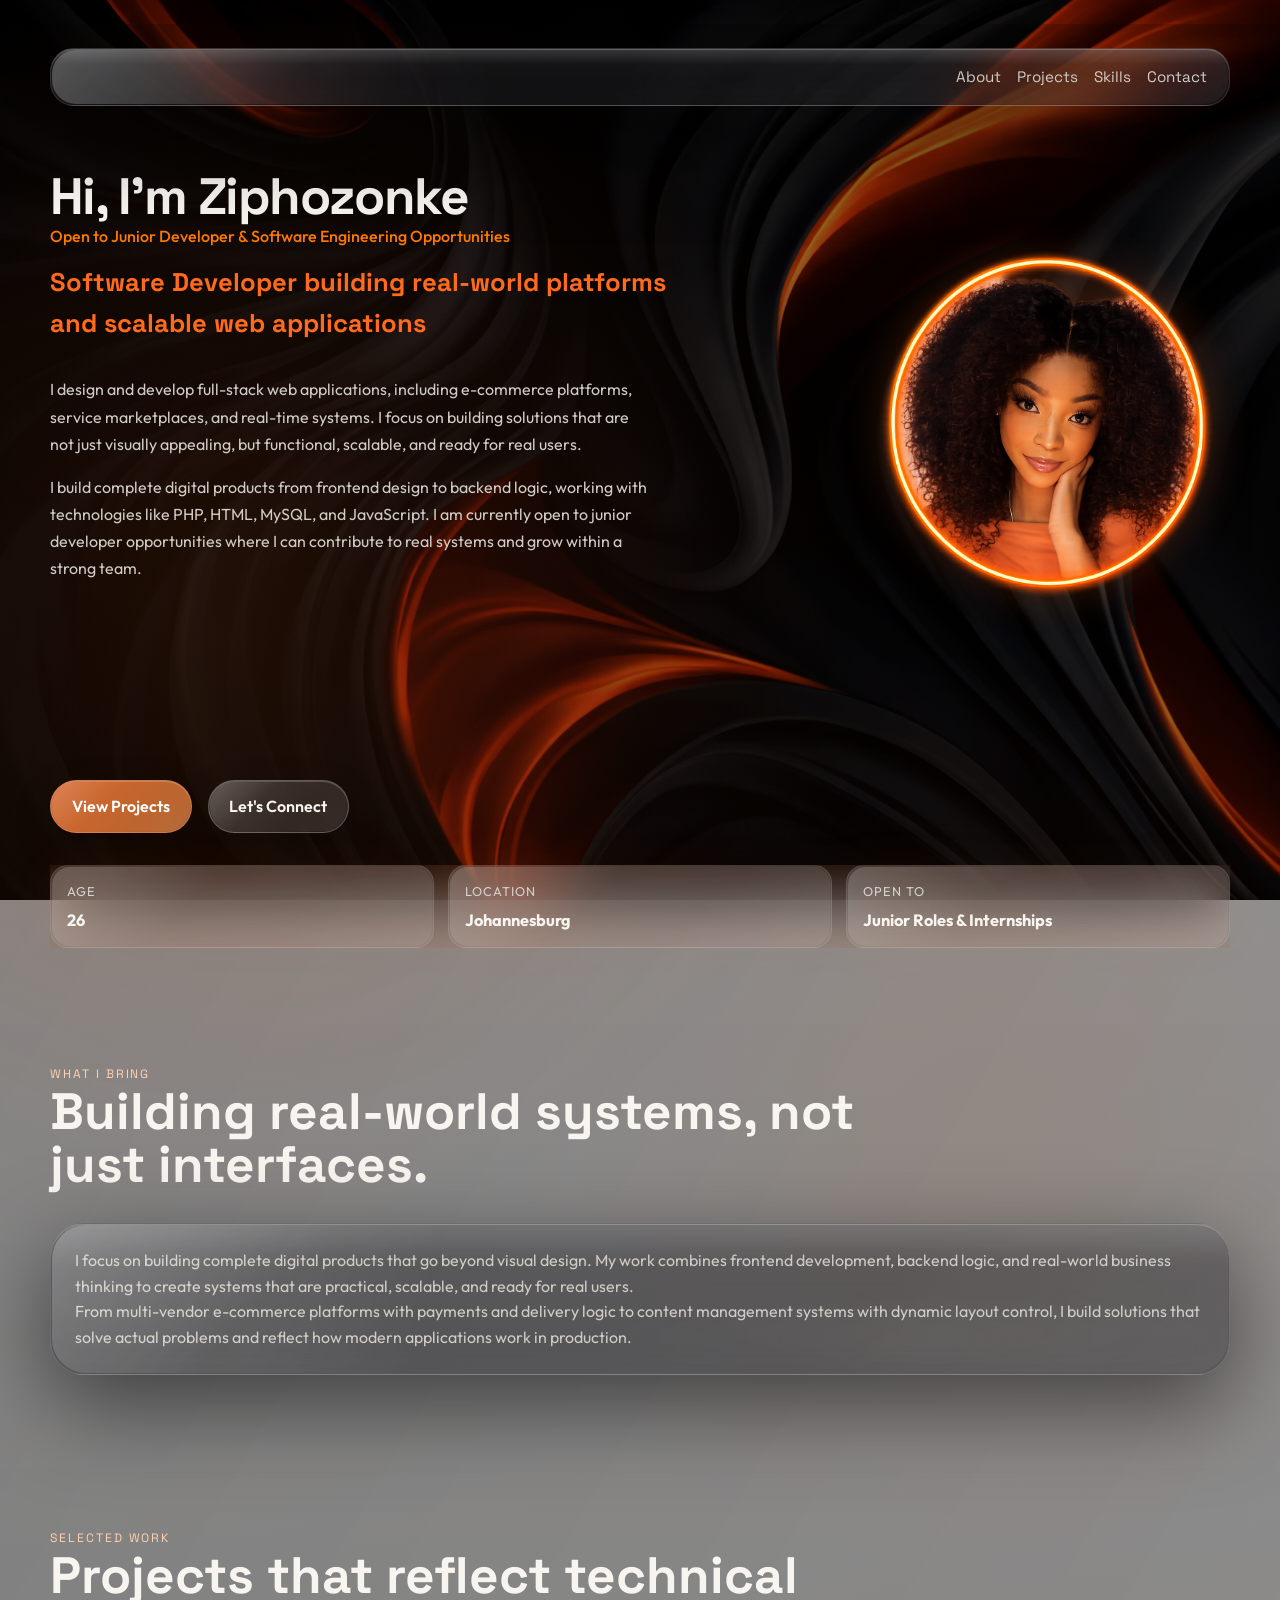
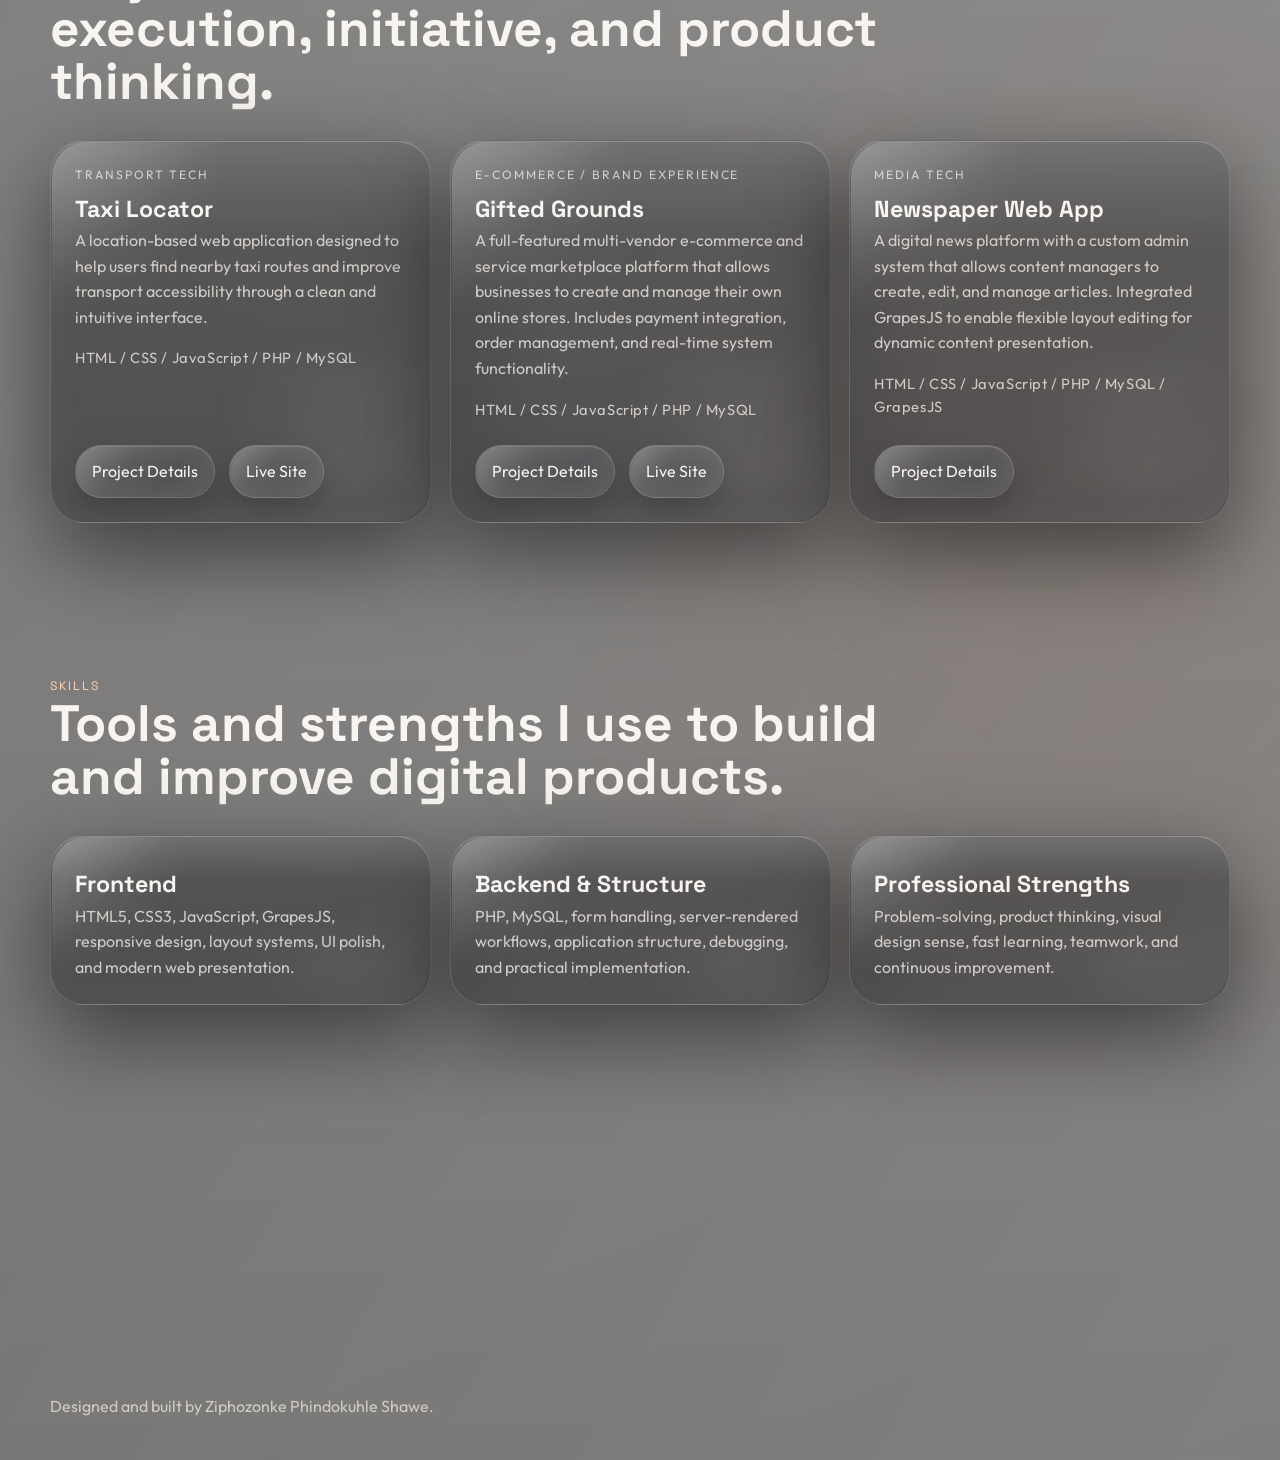
<file: index.html>
<!DOCTYPE html>
<html lang="en">
<head>
  <meta charset="UTF-8" />
  <meta name="viewport" content="width=device-width, initial-scale=1.0" />
  <title>Ziphozonke | Software Developer Portfolio</title>
  <meta
    name="description"
    content="Portfolio for Ziphozonke, a Johannesburg-based software developer building polished, responsive digital products with HTML, CSS, JavaScript, and PHP."
  />

  <link rel="preconnect" href="https://fonts.googleapis.com" />
  <link rel="preconnect" href="https://fonts.gstatic.com" crossorigin />
  <link
    href="https://fonts.googleapis.com/css2?family=Outfit:wght@300;400;500;600;700&family=Space+Grotesk:wght@500;700&display=swap"
    rel="stylesheet"
  />

  <link rel="stylesheet" href="style.css" />
</head>
<body>
  <div class="liquid-scene" aria-hidden="true">
    <div class="liquid-backdrop"></div>
    <div class="liquid-grid"></div>
  </div>

  <main id="top">
    <section class="hero section">
      <header class="site-header glass-shell">
          <div class="brand">           </div>
        <nav class="site-nav" aria-label="Primary navigation">
          <a href="#about">About</a>
          <a href="#projects">Projects</a>
          <a href="#skills">Skills</a>
          <a href="#contact">Contact</a>
        </nav>
      </header>

     
        <div class="hero-copy">
 
          <h1>Hi, I'm Ziphozonke</h1>
          <p style="color: #ff7a00; font-weight: 500;">
   Open to Junior Developer & Software Engineering Opportunities
</p>
          <p class="hero-role">Software Developer building real-world platforms <br/>  and scalable web applications</p>

<div class="hero-intro-row">
  <div class="hero-text-stack">
<p class="hero-text hero-text-lead glass-copy">
  I design and develop full-stack web applications, including e-commerce platforms, service marketplaces, and real-time systems. I focus on building solutions that are not just visually appealing, but functional, scalable, and ready for real users.
</p>
    <p class="hero-text glass-copy">
  I build complete digital products from frontend design to backend logic, working with technologies like PHP, HTML, MySQL, and JavaScript. I am currently open to junior developer opportunities where I can contribute to real systems and grow within a strong team.
</p>
  </div>

  <aside class="hero-visual">
    <img
      class="hero-portrait tilt"
      src="Zee'sPortrait.png"
      alt="Portrait of Ziphozonke"
    />
  </aside>
</div>


</div>
          <div class="hero-actions">
            <a class="button button-primary" href="#projects">View Projects</a>
            <a class="button button-secondary" href="#contact">Let's Connect</a>
          </div>

          <div class="hero-summary">
            <div class="summary-chip">
              <span>Age</span>
              <strong>26</strong>
            </div>
            <div class="summary-chip">
              <span>Location</span>
              <strong>Johannesburg</strong>
            </div>
            <div class="summary-chip">
              <span>Open To</span>
              <strong>Junior Roles & Internships</strong>
            </div>
          </div>
        </div>
    </section>
<section class="section reveal">
  <div class="section-heading">
    <p class="eyebrow">What I Bring</p>
    <h2>Building real-world systems, not just interfaces.</h2>
  </div>

<div class="project-card glass-shell tilt">
    <p>
      I focus on building complete digital products that go beyond visual design. My work combines frontend development, backend logic, and real-world business thinking to create systems that are practical, scalable, and ready for real users.
    </p>
    <p>
      From multi-vendor e-commerce platforms with payments and delivery logic to content management systems with dynamic layout control, I build solutions that solve actual problems and reflect how modern applications work in production.
    </p>
  </div>
</section>
   
    <section id="projects" class="section">
      <div class="section-heading reveal">
        <p class="eyebrow">Selected Work</p>
        <h2>Projects that reflect technical execution, initiative, and product thinking.</h2>
      </div>

      <div class="project-grid">
        <article class="project-card glass-shell reveal tilt">
          <div class="project-meta">
            <p class="project-tag">Transport Tech</p>
            <h3>Taxi Locator</h3>
          </div>

         <p>
  A location-based web application designed to help users find nearby taxi routes and improve transport accessibility through a clean and intuitive interface.
</p>

          <p class="tech-line">HTML / CSS / JavaScript / PHP / MySQL</p>

          <div class="project-links">
            <a href="taxilocator.html">Project Details</a>
            <a href="https://taxilocator.co.za" target="_blank" rel="noreferrer">Live Site</a>
          </div>
        </article>

        <article class="project-card glass-shell reveal tilt">
          <div class="project-meta">
            <p class="project-tag">E-commerce / Brand Experience</p>
            <h3>Gifted Grounds</h3>
          </div>

        <p>
  A full-featured multi-vendor e-commerce and service marketplace platform that allows businesses to create and manage their own online stores. Includes payment integration, order management, and real-time system functionality.
</p>

          <p class="tech-line">HTML / CSS / JavaScript / PHP / MySQL</p>

          <div class="project-links">
            <a href="giftedgrounds.html">Project Details</a>
            <a href="https://giftedgrounds.co.za" target="_blank" rel="noreferrer">Live Site</a>
          </div>
        </article>

        <article class="project-card glass-shell reveal tilt">
          <div class="project-meta">
            <p class="project-tag">Media Tech</p>
            <h3>Newspaper Web App</h3>
          </div>

         <p>
  A digital news platform with a custom admin system that allows content managers to create, edit, and manage articles. Integrated GrapesJS to enable flexible layout editing for dynamic content presentation.
</p>

          <p class="tech-line">HTML / CSS / JavaScript / PHP / MySQL / GrapesJS</p>

          <div class="project-links">
            <a href="newspaper.html">Project Details</a>
          </div>
        </article>
      </div>
    </section>

    <section id="skills" class="section reveal">
      <div class="section-heading">
        <p class="eyebrow">Skills</p>
        <h2>Tools and strengths I use to build and improve digital products.</h2>
      </div>

      <div class="skills-grid">
        <div class="skill-panel glass-shell tilt">
          <h3>Frontend</h3>
          <p>HTML5, CSS3, JavaScript, GrapesJS, responsive design, layout systems, UI polish, and modern web presentation.</p>
        </div>

        <div class="skill-panel glass-shell tilt">
          <h3>Backend & Structure</h3>
          <p>PHP, MySQL, form handling, server-rendered workflows, application structure, debugging, and practical implementation.</p>
        </div>

        <div class="skill-panel glass-shell tilt">
          <h3>Professional Strengths</h3>
          <p>Problem-solving, product thinking, visual design sense, fast learning, teamwork, and continuous improvement.</p>
        </div>
      </div>
    </section>

    <section id="contact" class="section contact-section glass-shell reveal">
      <div class="section-heading">
        <p class="eyebrow">Contact</p>
        <h2>Let's build something useful together.</h2>
      </div>

      <p class="contact-copy">
        If you'd like to talk about a project, internship, or junior developer role, I would love to connect. 
      </p>
</br>

      <div class="contact-links">
        <a class="contact-chip tilt" href="mailto:ziphozonke.shawe01@gmail.com">ziphozonke.shawe01@gmail.com</a>
        <a class="contact-chip tilt" href="https://github.com/Zeephow" target="_blank" rel="noreferrer">GitHub</a>
        <a class="contact-chip tilt" href="https://www.linkedin.com/in/ZiphozonkeShawe" target="_blank" rel="noreferrer">LinkedIn</a>
      </div>
    </section>
  </main>

  <footer class="site-footer">
    <p>Designed and built by Ziphozonke Phindokuhle Shawe.</p>
  </footer>

  <script src="script.js"></script>
</body>
</html>
</file>
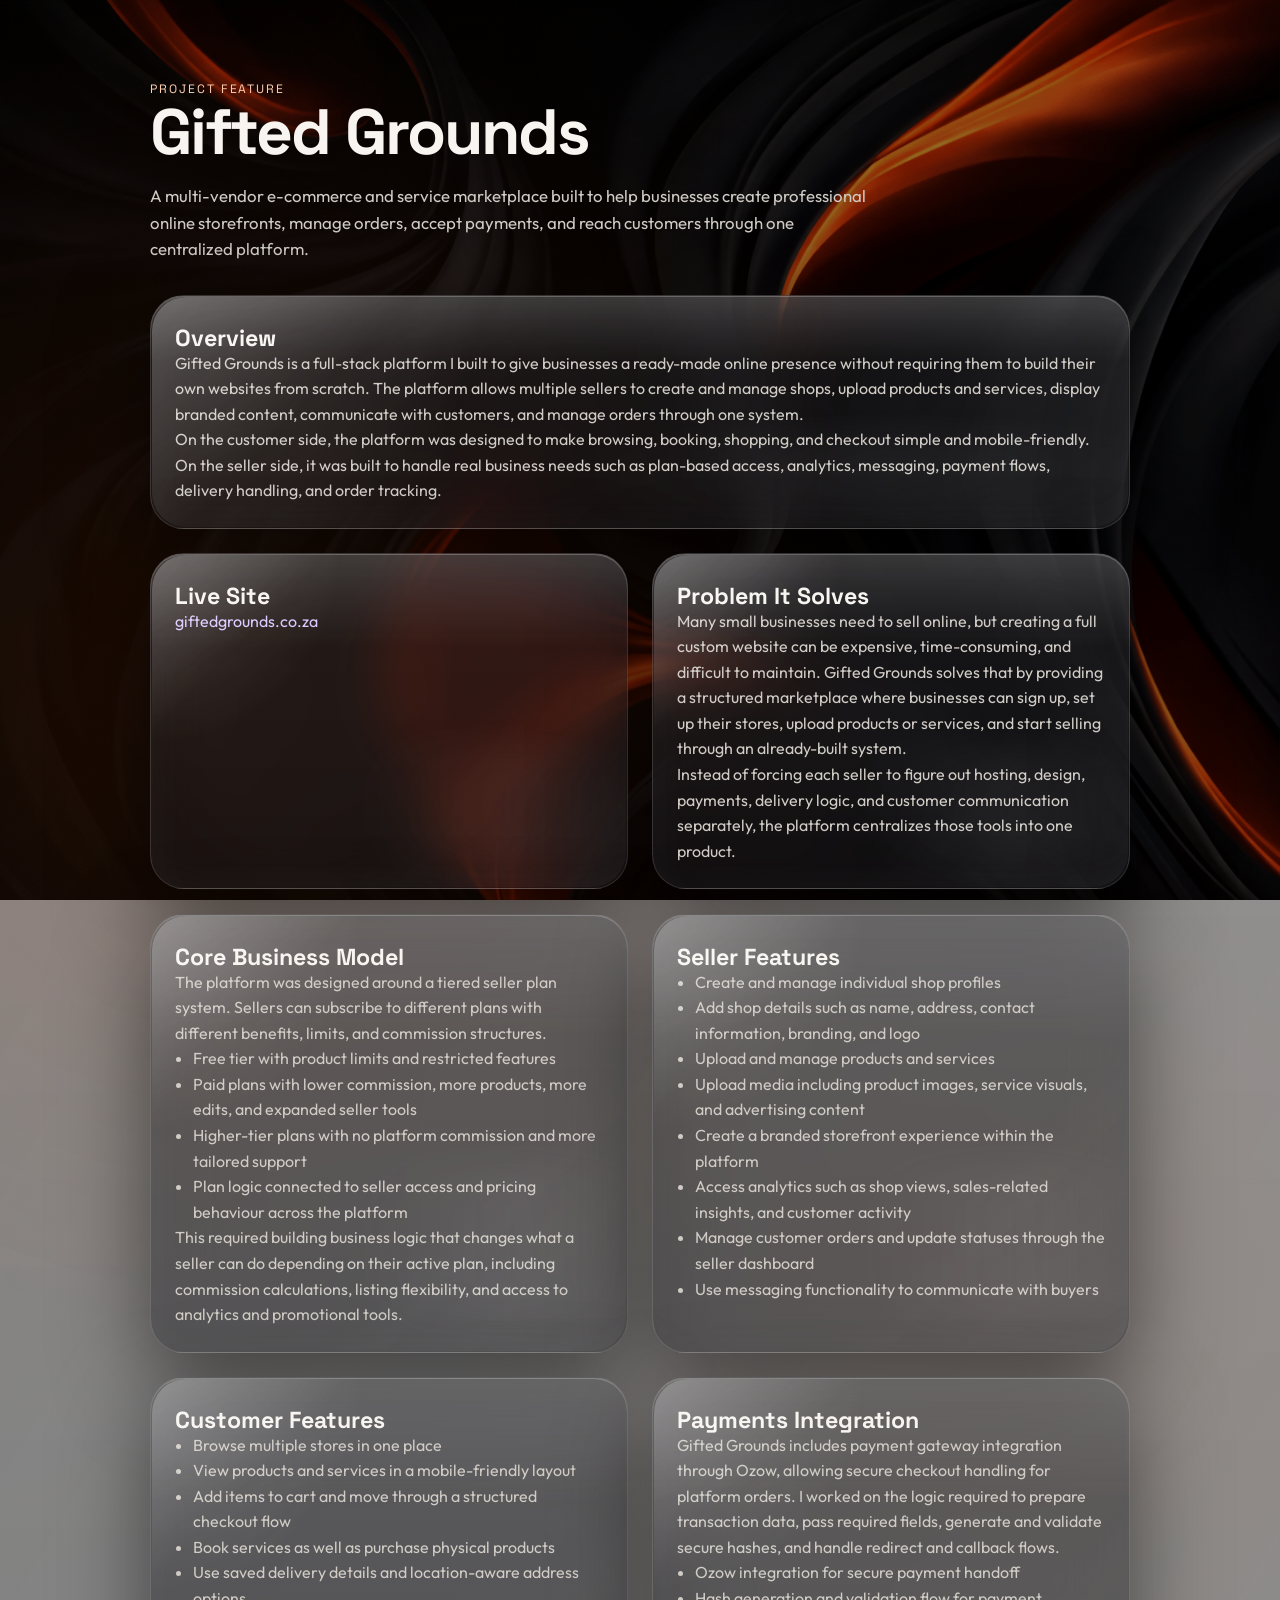
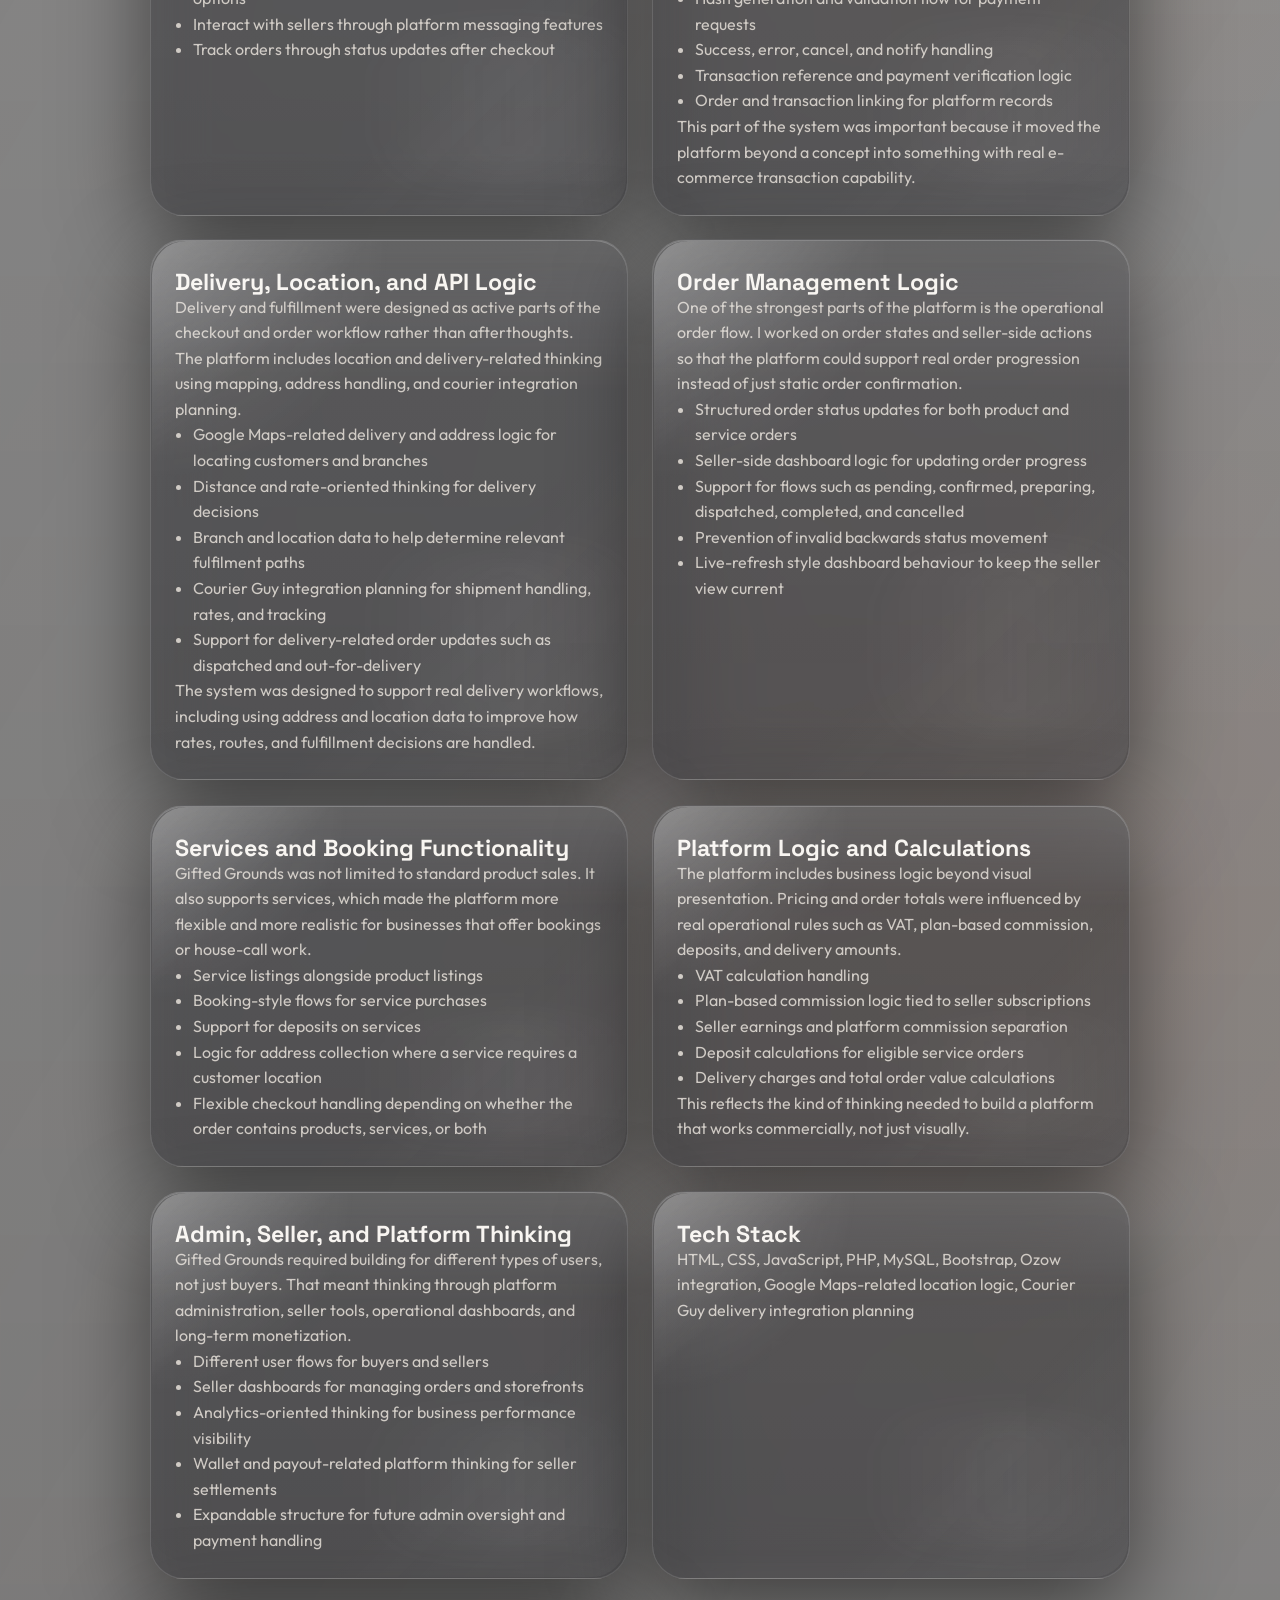
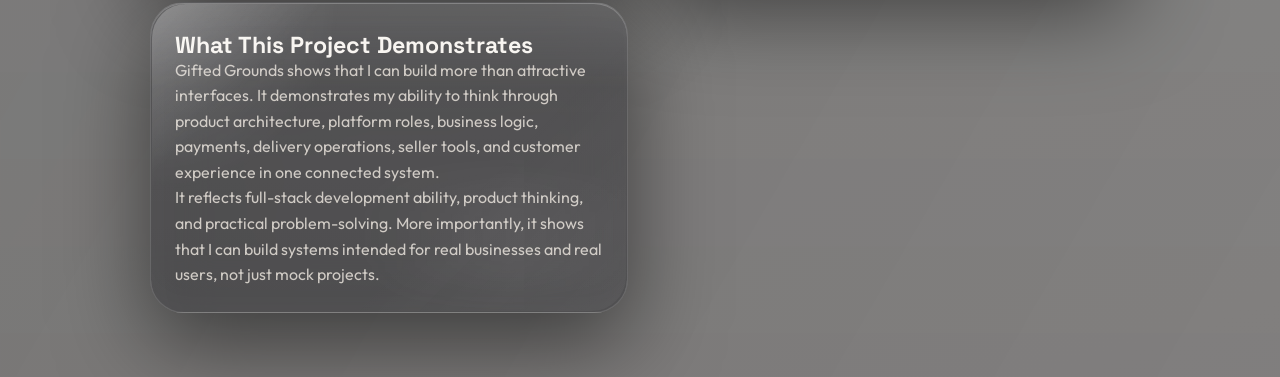
<file: giftedgrounds.html>
<!DOCTYPE html>
<html lang="en">
<head>
  <meta charset="UTF-8">
  <meta name="viewport" content="width=device-width, initial-scale=1.0">
  <title>Gifted Grounds</title>
  <link rel="preconnect" href="https://fonts.googleapis.com">
  <link rel="preconnect" href="https://fonts.gstatic.com" crossorigin>
  <link
    href="https://fonts.googleapis.com/css2?family=Outfit:wght@300;400;500;600;700&family=Space+Grotesk:wght@500;700&display=swap"
    rel="stylesheet"
  >
  <link rel="stylesheet" href="style.css">
</head>
<body class="project-page">
  <div class="liquid-scene" aria-hidden="true">
    <div class="liquid-backdrop"></div>
    <div class="liquid-grid"></div>
    <div class="liquid-artwork"></div>
    <div class="liquid-ring liquid-ring-a"></div>
    <div class="liquid-ring liquid-ring-b"></div>
    <div class="liquid-haze liquid-haze-a"></div>
    <div class="liquid-haze liquid-haze-b"></div>
  </div>

  <section class="project-hero">
    <p class="eyebrow">Project Feature</p>
    <h1>Gifted Grounds</h1>
    <p class="subtitle">
      A multi-vendor e-commerce and service marketplace built to help businesses create professional online storefronts, manage orders, accept payments, and reach customers through one centralized platform.
    </p>
  </section>

  <section class="project-layout">
    <div class="project-card intro tilt">
      <h2>Overview</h2>
      <p>
        Gifted Grounds is a full-stack platform I built to give businesses a ready-made online presence without requiring them to build their own websites from scratch. The platform allows multiple sellers to create and manage shops, upload products and services, display branded content, communicate with customers, and manage orders through one system.
      </p>
      <p>
        On the customer side, the platform was designed to make browsing, booking, shopping, and checkout simple and mobile-friendly. On the seller side, it was built to handle real business needs such as plan-based access, analytics, messaging, payment flows, delivery handling, and order tracking.
      </p>
    </div>

    <div class="project-card tilt">
      <h2>Live Site</h2>
      <a href="https://giftedgrounds.co.za" target="_blank" rel="noreferrer">giftedgrounds.co.za</a>
    </div>

    <div class="project-card tilt">
      <h2>Problem It Solves</h2>
      <p>
        Many small businesses need to sell online, but creating a full custom website can be expensive, time-consuming, and difficult to maintain. Gifted Grounds solves that by providing a structured marketplace where businesses can sign up, set up their stores, upload products or services, and start selling through an already-built system.
      </p>
      <p>
        Instead of forcing each seller to figure out hosting, design, payments, delivery logic, and customer communication separately, the platform centralizes those tools into one product.
      </p>
    </div>

    <div class="project-card tilt">
      <h2>Core Business Model</h2>
      <p>
        The platform was designed around a tiered seller plan system. Sellers can subscribe to different plans with different benefits, limits, and commission structures.
      </p>
      <ul>
        <li>Free tier with product limits and restricted features</li>
        <li>Paid plans with lower commission, more products, more edits, and expanded seller tools</li>
        <li>Higher-tier plans with no platform commission and more tailored support</li>
        <li>Plan logic connected to seller access and pricing behaviour across the platform</li>
      </ul>
      <p>
        This required building business logic that changes what a seller can do depending on their active plan, including commission calculations, listing flexibility, and access to analytics and promotional tools.
      </p>
    </div>

    <div class="project-card tilt">
      <h2>Seller Features</h2>
      <ul>
        <li>Create and manage individual shop profiles</li>
        <li>Add shop details such as name, address, contact information, branding, and logo</li>
        <li>Upload and manage products and services</li>
        <li>Upload media including product images, service visuals, and advertising content</li>
        <li>Create a branded storefront experience within the platform</li>
        <li>Access analytics such as shop views, sales-related insights, and customer activity</li>
        <li>Manage customer orders and update statuses through the seller dashboard</li>
        <li>Use messaging functionality to communicate with buyers</li>
      </ul>
    </div>

    <div class="project-card tilt">
      <h2>Customer Features</h2>
      <ul>
        <li>Browse multiple stores in one place</li>
        <li>View products and services in a mobile-friendly layout</li>
        <li>Add items to cart and move through a structured checkout flow</li>
        <li>Book services as well as purchase physical products</li>
        <li>Use saved delivery details and location-aware address options</li>
        <li>Interact with sellers through platform messaging features</li>
        <li>Track orders through status updates after checkout</li>
      </ul>
    </div>

    <div class="project-card tilt">
      <h2>Payments Integration</h2>
      <p>
        Gifted Grounds includes payment gateway integration through Ozow, allowing secure checkout handling for platform orders. I worked on the logic required to prepare transaction data, pass required fields, generate and validate secure hashes, and handle redirect and callback flows.
      </p>
      <ul>
        <li>Ozow integration for secure payment handoff</li>
        <li>Hash generation and validation flow for payment requests</li>
        <li>Success, error, cancel, and notify handling</li>
        <li>Transaction reference and payment verification logic</li>
        <li>Order and transaction linking for platform records</li>
      </ul>
      <p>
        This part of the system was important because it moved the platform beyond a concept into something with real e-commerce transaction capability.
      </p>
    </div>

    <div class="project-card tilt">
      <h2>Delivery, Location, and API Logic</h2>
      <p>
        Delivery and fulfillment were designed as active parts of the checkout and order workflow rather than afterthoughts. The platform includes location and delivery-related thinking using mapping, address handling, and courier integration planning.
      </p>
      <ul>
        <li>Google Maps-related delivery and address logic for locating customers and branches</li>
        <li>Distance and rate-oriented thinking for delivery decisions</li>
        <li>Branch and location data to help determine relevant fulfilment paths</li>
        <li>Courier Guy integration planning for shipment handling, rates, and tracking</li>
        <li>Support for delivery-related order updates such as dispatched and out-for-delivery</li>
      </ul>
      <p>
        The system was designed to support real delivery workflows, including using address and location data to improve how rates, routes, and fulfillment decisions are handled.
      </p>
    </div>

    <div class="project-card tilt">
      <h2>Order Management Logic</h2>
      <p>
        One of the strongest parts of the platform is the operational order flow. I worked on order states and seller-side actions so that the platform could support real order progression instead of just static order confirmation.
      </p>
      <ul>
        <li>Structured order status updates for both product and service orders</li>
        <li>Seller-side dashboard logic for updating order progress</li>
        <li>Support for flows such as pending, confirmed, preparing, dispatched, completed, and cancelled</li>
        <li>Prevention of invalid backwards status movement</li>
        <li>Live-refresh style dashboard behaviour to keep the seller view current</li>
      </ul>
    </div>

    <div class="project-card tilt">
      <h2>Services and Booking Functionality</h2>
      <p>
        Gifted Grounds was not limited to standard product sales. It also supports services, which made the platform more flexible and more realistic for businesses that offer bookings or house-call work.
      </p>
      <ul>
        <li>Service listings alongside product listings</li>
        <li>Booking-style flows for service purchases</li>
        <li>Support for deposits on services</li>
        <li>Logic for address collection where a service requires a customer location</li>
        <li>Flexible checkout handling depending on whether the order contains products, services, or both</li>
      </ul>
    </div>

    <div class="project-card tilt">
      <h2>Platform Logic and Calculations</h2>
      <p>
        The platform includes business logic beyond visual presentation. Pricing and order totals were influenced by real operational rules such as VAT, plan-based commission, deposits, and delivery amounts.
      </p>
      <ul>
        <li>VAT calculation handling</li>
        <li>Plan-based commission logic tied to seller subscriptions</li>
        <li>Seller earnings and platform commission separation</li>
        <li>Deposit calculations for eligible service orders</li>
        <li>Delivery charges and total order value calculations</li>
      </ul>
      <p>
        This reflects the kind of thinking needed to build a platform that works commercially, not just visually.
      </p>
    </div>

    <div class="project-card tilt">
      <h2>Admin, Seller, and Platform Thinking</h2>
      <p>
        Gifted Grounds required building for different types of users, not just buyers. That meant thinking through platform administration, seller tools, operational dashboards, and long-term monetization.
      </p>
      <ul>
        <li>Different user flows for buyers and sellers</li>
        <li>Seller dashboards for managing orders and storefronts</li>
        <li>Analytics-oriented thinking for business performance visibility</li>
        <li>Wallet and payout-related platform thinking for seller settlements</li>
        <li>Expandable structure for future admin oversight and payment handling</li>
      </ul>
    </div>

    <div class="project-card tilt">
      <h2>Tech Stack</h2>
      <p>HTML, CSS, JavaScript, PHP, MySQL, Bootstrap, Ozow integration, Google Maps-related location logic, Courier Guy delivery integration planning</p>
    </div>

    <div class="project-card tilt">
      <h2>What This Project Demonstrates</h2>
      <p>
        Gifted Grounds shows that I can build more than attractive interfaces. It demonstrates my ability to think through product architecture, platform roles, business logic, payments, delivery operations, seller tools, and customer experience in one connected system.
      </p>
      <p>
        It reflects full-stack development ability, product thinking, and practical problem-solving. More importantly, it shows that I can build systems intended for real businesses and real users, not just mock projects.
      </p>
    </div>
  </section>

  <script src="script.js"></script>
</body>
</html>
</file>
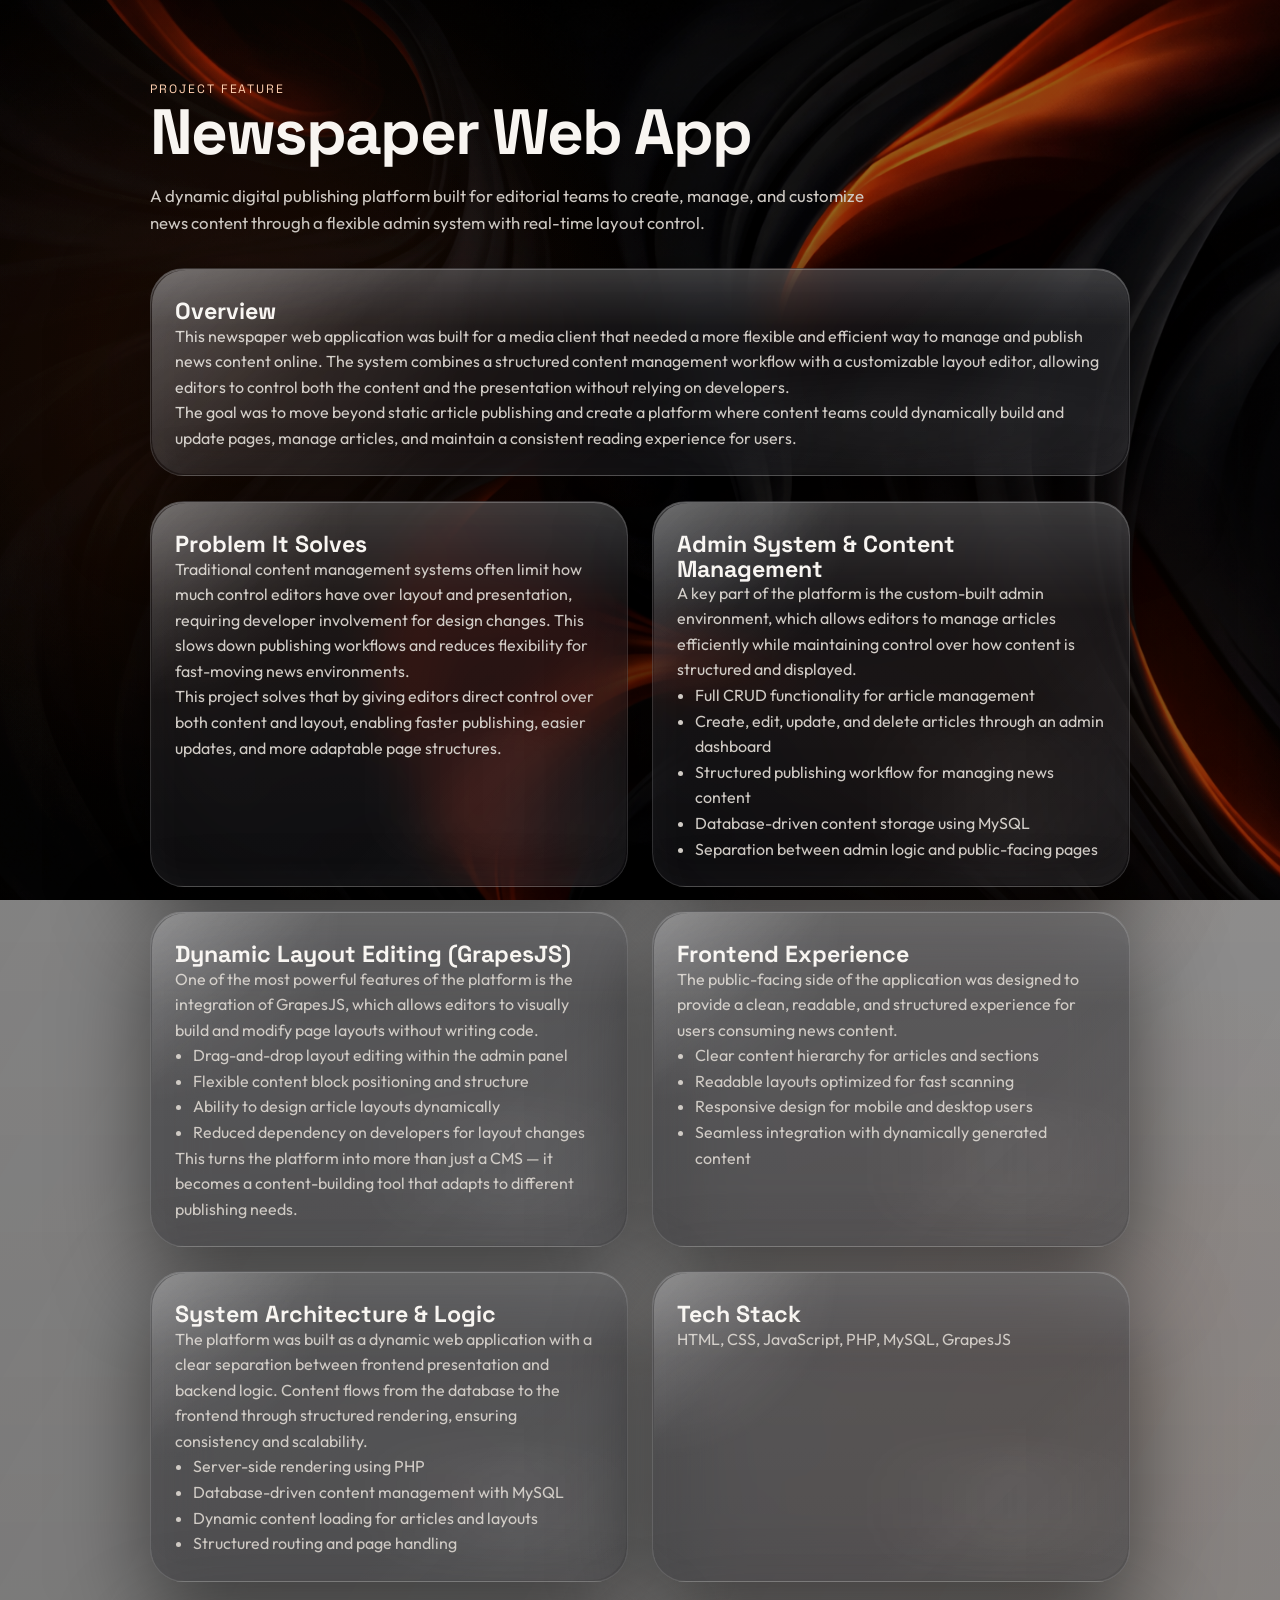
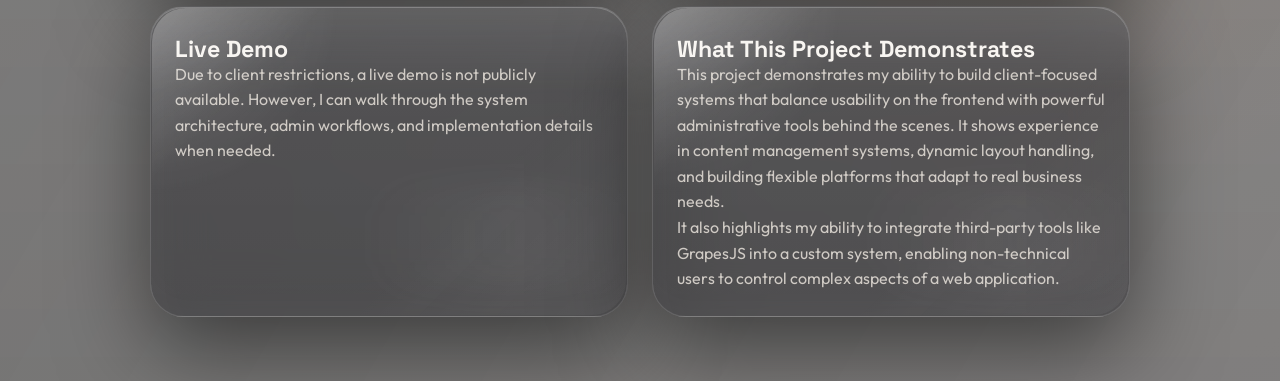
<file: newspaper.html>
<!DOCTYPE html>
<html lang="en">
<head>
  <meta charset="UTF-8">
  <meta name="viewport" content="width=device-width, initial-scale=1.0">
  <title>Newspaper Web App</title>
  <link rel="preconnect" href="https://fonts.googleapis.com">
  <link rel="preconnect" href="https://fonts.gstatic.com" crossorigin>
  <link
    href="https://fonts.googleapis.com/css2?family=Outfit:wght@300;400;500;600;700&family=Space+Grotesk:wght@500;700&display=swap"
    rel="stylesheet"
  >
  <link rel="stylesheet" href="style.css">
</head>
<body class="project-page">
  <div class="liquid-scene" aria-hidden="true">
    <div class="liquid-backdrop"></div>
    <div class="liquid-grid"></div>
    <div class="liquid-artwork"></div>
    <div class="liquid-ring liquid-ring-a"></div>
    <div class="liquid-ring liquid-ring-b"></div>
    <div class="liquid-haze liquid-haze-a"></div>
    <div class="liquid-haze liquid-haze-b"></div>
  </div>

  <section class="project-hero">
    <p class="eyebrow">Project Feature</p>
    <h1>Newspaper Web App</h1>
    <p class="subtitle">
      A dynamic digital publishing platform built for editorial teams to create, manage, and customize news content through a flexible admin system with real-time layout control.
    </p>
  </section>

  <section class="project-layout">

    <div class="project-card intro tilt">
      <h2>Overview</h2>
      <p>
        This newspaper web application was built for a media client that needed a more flexible and efficient way to manage and publish news content online. The system combines a structured content management workflow with a customizable layout editor, allowing editors to control both the content and the presentation without relying on developers.
      </p>
      <p>
        The goal was to move beyond static article publishing and create a platform where content teams could dynamically build and update pages, manage articles, and maintain a consistent reading experience for users.
      </p>
    </div>

    <div class="project-card tilt">
      <h2>Problem It Solves</h2>
      <p>
        Traditional content management systems often limit how much control editors have over layout and presentation, requiring developer involvement for design changes. This slows down publishing workflows and reduces flexibility for fast-moving news environments.
      </p>
      <p>
        This project solves that by giving editors direct control over both content and layout, enabling faster publishing, easier updates, and more adaptable page structures.
      </p>
    </div>

    <div class="project-card tilt">
      <h2>Admin System & Content Management</h2>
      <p>
        A key part of the platform is the custom-built admin environment, which allows editors to manage articles efficiently while maintaining control over how content is structured and displayed.
      </p>
      <ul>
        <li>Full CRUD functionality for article management</li>
        <li>Create, edit, update, and delete articles through an admin dashboard</li>
        <li>Structured publishing workflow for managing news content</li>
        <li>Database-driven content storage using MySQL</li>
        <li>Separation between admin logic and public-facing pages</li>
      </ul>
    </div>

    <div class="project-card tilt">
      <h2>Dynamic Layout Editing (GrapesJS)</h2>
      <p>
        One of the most powerful features of the platform is the integration of GrapesJS, which allows editors to visually build and modify page layouts without writing code.
      </p>
      <ul>
        <li>Drag-and-drop layout editing within the admin panel</li>
        <li>Flexible content block positioning and structure</li>
        <li>Ability to design article layouts dynamically</li>
        <li>Reduced dependency on developers for layout changes</li>
      </ul>
      <p>
        This turns the platform into more than just a CMS — it becomes a content-building tool that adapts to different publishing needs.
      </p>
    </div>

    <div class="project-card tilt">
      <h2>Frontend Experience</h2>
      <p>
        The public-facing side of the application was designed to provide a clean, readable, and structured experience for users consuming news content.
      </p>
      <ul>
        <li>Clear content hierarchy for articles and sections</li>
        <li>Readable layouts optimized for fast scanning</li>
        <li>Responsive design for mobile and desktop users</li>
        <li>Seamless integration with dynamically generated content</li>
      </ul>
    </div>

    <div class="project-card tilt">
      <h2>System Architecture & Logic</h2>
      <p>
        The platform was built as a dynamic web application with a clear separation between frontend presentation and backend logic. Content flows from the database to the frontend through structured rendering, ensuring consistency and scalability.
      </p>
      <ul>
        <li>Server-side rendering using PHP</li>
        <li>Database-driven content management with MySQL</li>
        <li>Dynamic content loading for articles and layouts</li>
        <li>Structured routing and page handling</li>
      </ul>
    </div>

    <div class="project-card tilt">
      <h2>Tech Stack</h2>
      <p>HTML, CSS, JavaScript, PHP, MySQL, GrapesJS</p>
    </div>

    <div class="project-card tilt">
      <h2>Live Demo</h2>
      <p>
        Due to client restrictions, a live demo is not publicly available. However, I can walk through the system architecture, admin workflows, and implementation details when needed.
      </p>
    </div>

    <div class="project-card tilt">
      <h2>What This Project Demonstrates</h2>
      <p>
        This project demonstrates my ability to build client-focused systems that balance usability on the frontend with powerful administrative tools behind the scenes. It shows experience in content management systems, dynamic layout handling, and building flexible platforms that adapt to real business needs.
      </p>
      <p>
        It also highlights my ability to integrate third-party tools like GrapesJS into a custom system, enabling non-technical users to control complex aspects of a web application.
      </p>
    </div>

  </section>

  <script src="script.js"></script>
</body>
</html>
</file>
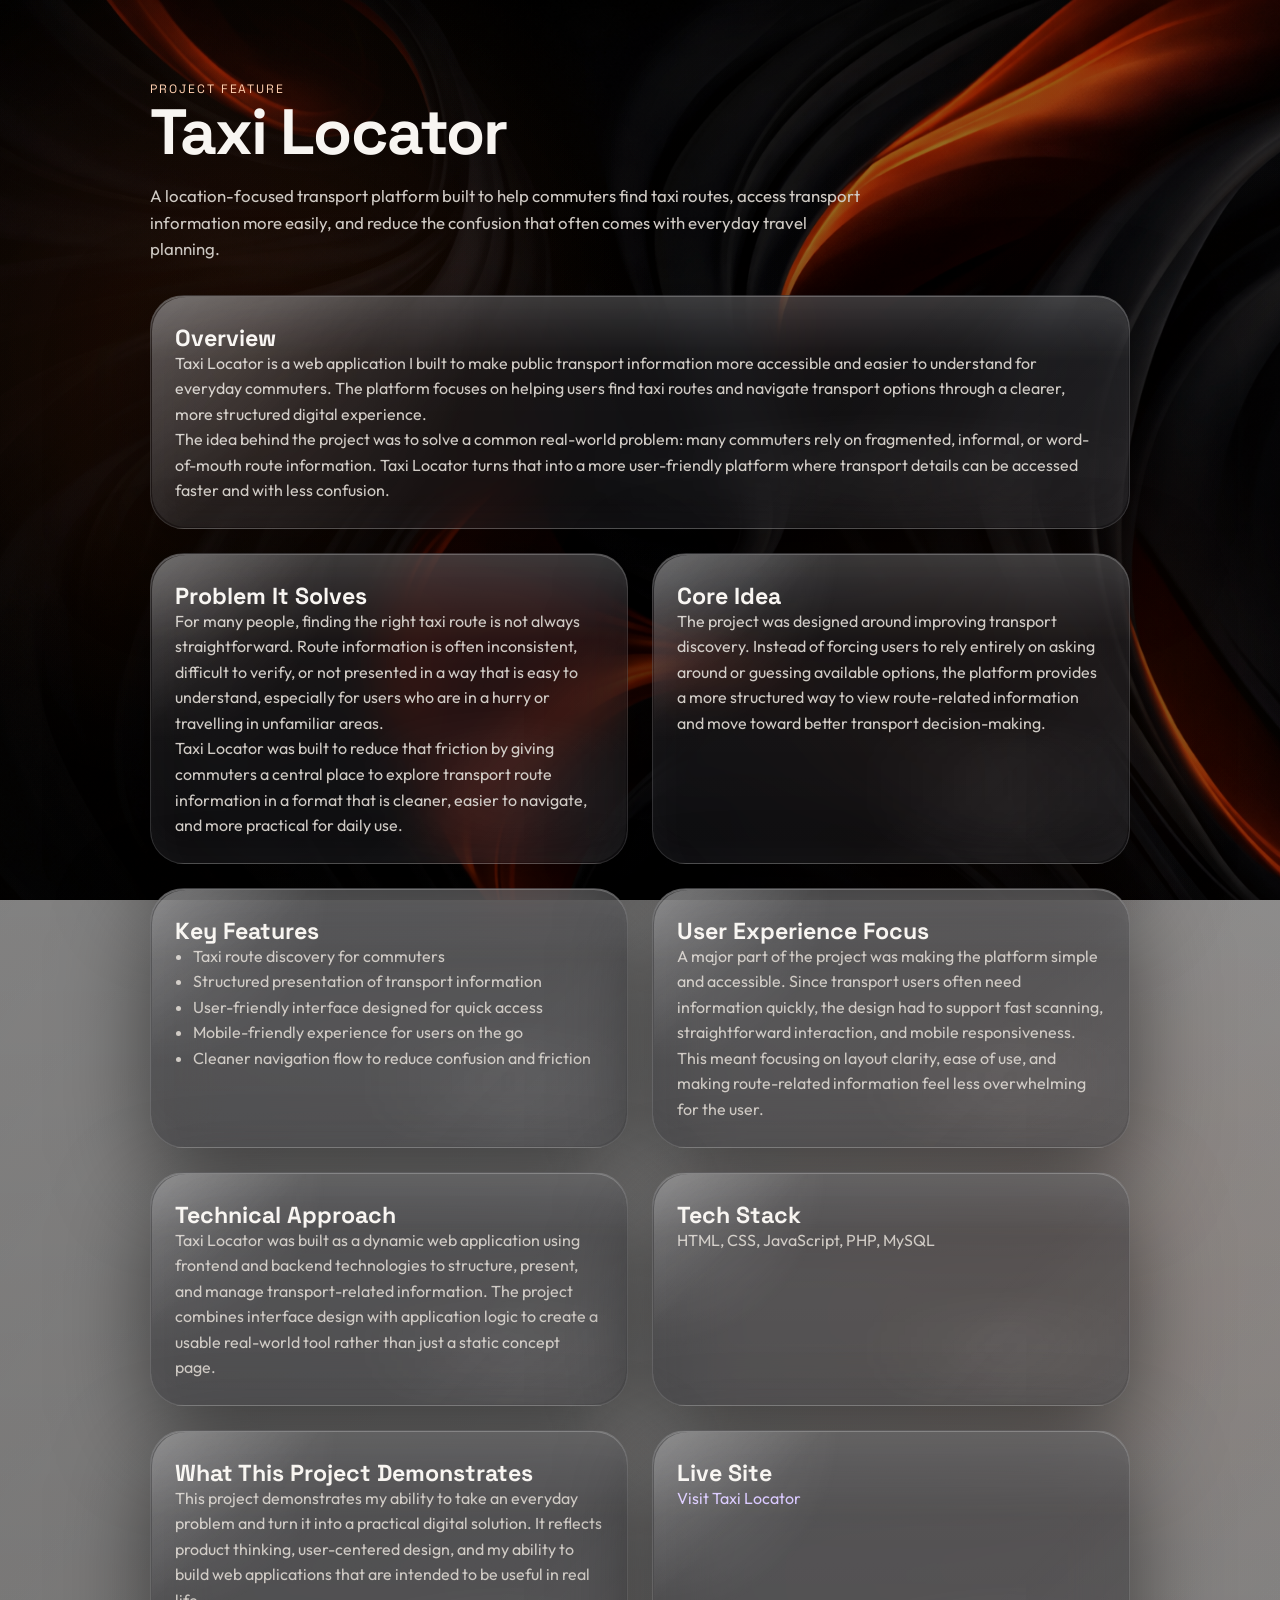
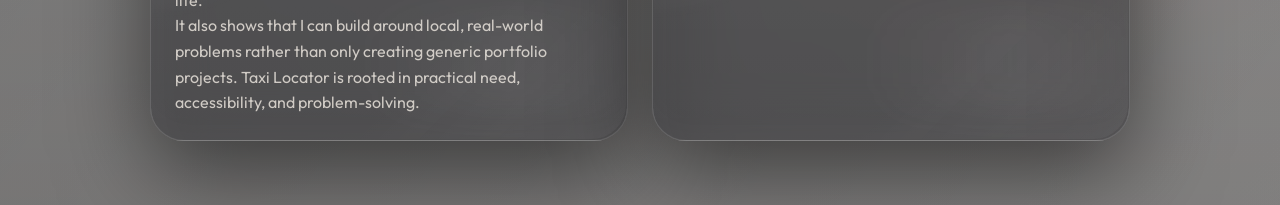
<file: taxilocator.html>
<!DOCTYPE html>
<html lang="en">
<head>
  <meta charset="UTF-8">
  <meta name="viewport" content="width=device-width, initial-scale=1.0">
  <title>Taxi Locator</title>
  <link rel="preconnect" href="https://fonts.googleapis.com">
  <link rel="preconnect" href="https://fonts.gstatic.com" crossorigin>
  <link
    href="https://fonts.googleapis.com/css2?family=Outfit:wght@300;400;500;600;700&family=Space+Grotesk:wght@500;700&display=swap"
    rel="stylesheet"
  >
  <link rel="stylesheet" href="style.css">
</head>
<body class="project-page">
  <div class="liquid-scene" aria-hidden="true">
    <div class="liquid-backdrop"></div>
    <div class="liquid-grid"></div>
    <div class="liquid-artwork"></div>
    <div class="liquid-ring liquid-ring-a"></div>
    <div class="liquid-ring liquid-ring-b"></div>
    <div class="liquid-haze liquid-haze-a"></div>
    <div class="liquid-haze liquid-haze-b"></div>
  </div>

  <section class="project-hero">
    <p class="eyebrow">Project Feature</p>
    <h1>Taxi Locator</h1>
    <p class="subtitle">
      A location-focused transport platform built to help commuters find taxi routes, access transport information more easily, and reduce the confusion that often comes with everyday travel planning.
    </p>
  </section>

  <section class="project-layout">
    <div class="project-card intro tilt">
      <h2>Overview</h2>
      <p>
        Taxi Locator is a web application I built to make public transport information more accessible and easier to understand for everyday commuters. The platform focuses on helping users find taxi routes and navigate transport options through a clearer, more structured digital experience.
      </p>
      <p>
        The idea behind the project was to solve a common real-world problem: many commuters rely on fragmented, informal, or word-of-mouth route information. Taxi Locator turns that into a more user-friendly platform where transport details can be accessed faster and with less confusion.
      </p>
    </div>

    <div class="project-card tilt">
      <h2>Problem It Solves</h2>
      <p>
        For many people, finding the right taxi route is not always straightforward. Route information is often inconsistent, difficult to verify, or not presented in a way that is easy to understand, especially for users who are in a hurry or travelling in unfamiliar areas.
      </p>
      <p>
        Taxi Locator was built to reduce that friction by giving commuters a central place to explore transport route information in a format that is cleaner, easier to navigate, and more practical for daily use.
      </p>
    </div>

    <div class="project-card tilt">
      <h2>Core Idea</h2>
      <p>
        The project was designed around improving transport discovery. Instead of forcing users to rely entirely on asking around or guessing available options, the platform provides a more structured way to view route-related information and move toward better transport decision-making.
      </p>
    </div>

    <div class="project-card tilt">
      <h2>Key Features</h2>
      <ul>
        <li>Taxi route discovery for commuters</li>
        <li>Structured presentation of transport information</li>
        <li>User-friendly interface designed for quick access</li>
        <li>Mobile-friendly experience for users on the go</li>
        <li>Cleaner navigation flow to reduce confusion and friction</li>
      </ul>
    </div>

    <div class="project-card tilt">
      <h2>User Experience Focus</h2>
      <p>
        A major part of the project was making the platform simple and accessible. Since transport users often need information quickly, the design had to support fast scanning, straightforward interaction, and mobile responsiveness.
      </p>
      <p>
        This meant focusing on layout clarity, ease of use, and making route-related information feel less overwhelming for the user.
      </p>
    </div>

    <div class="project-card tilt">
      <h2>Technical Approach</h2>
      <p>
        Taxi Locator was built as a dynamic web application using frontend and backend technologies to structure, present, and manage transport-related information. The project combines interface design with application logic to create a usable real-world tool rather than just a static concept page.
      </p>
    </div>

    <div class="project-card tilt">
      <h2>Tech Stack</h2>
      <p>HTML, CSS, JavaScript, PHP, MySQL</p>
    </div>

    <div class="project-card tilt">
      <h2>What This Project Demonstrates</h2>
      <p>
        This project demonstrates my ability to take an everyday problem and turn it into a practical digital solution. It reflects product thinking, user-centered design, and my ability to build web applications that are intended to be useful in real life.
      </p>
      <p>
        It also shows that I can build around local, real-world problems rather than only creating generic portfolio projects. Taxi Locator is rooted in practical need, accessibility, and problem-solving.
      </p>
    </div>

    <div class="project-card tilt">
      <h2>Live Site</h2>
      <a href="https://taxilocator.co.za" target="_blank" rel="noreferrer">Visit Taxi Locator</a>
    </div>
  </section>

  <script src="script.js"></script>
</body>
</html>
</file>
<file: style.css>
:root {
  --bg: #040404;
  --bg-2: #130702;
  --bg-soft: rgba(7, 7, 10, 0.9);
  --panel: rgba(18, 18, 22, 0.46);
  --panel-strong: rgba(12, 12, 16, 0.64);
  --text: #f8f5f1;
  --muted: #d0cbc5;
  --line: rgba(255, 255, 255, 0.14);
  --line-strong: rgba(255, 255, 255, 0.24);
  --glass-highlight: rgba(255, 255, 255, 0.18);
  --glass-sheen: rgba(255, 255, 255, 0.07);
  --accent: #ff6a1c;
  --accent-2: #ff8b3d;
  --accent-3: #ffd3a8;
  --shadow: 0 30px 90px rgba(0, 0, 0, 0.52);
  --radius-xl: 34px;
  --radius-lg: 26px;
  --radius-md: 18px;
  --max-width: 1180px;
}

* {
  box-sizing: border-box;
  margin: 0;
  padding: 0;
}

html {
  scroll-behavior: smooth;
}

body {
  min-height: 100vh;
  font-family: "Outfit", sans-serif;
  color: var(--text);
  background:
    linear-gradient(160deg, rgba(0, 0, 0, 0.28), rgba(11, 5, 2, 0.34)),
    url("portfolio-bg-rotated.png") center / cover fixed no-repeat;
  line-height: 1.6;
  overflow-x: hidden;
  perspective: 1200px;
}

body::before {
  content: "";
  position: fixed;
  inset: 0;
  background:
    linear-gradient(180deg, rgba(0, 0, 0, 0.08), rgba(0, 0, 0, 0.24)),
    radial-gradient(circle at 20% 18%, rgba(255, 102, 28, 0.08), transparent 24%),
    radial-gradient(circle at 82% 70%, rgba(255, 85, 0, 0.06), transparent 26%);
  opacity: 1;
  pointer-events: none;
  z-index: 0;
}

a {
  color: inherit;
  text-decoration: none;
}

img,
video {
  display: block;
  max-width: 100%;
}

.liquid-scene,
.liquid-backdrop,
.liquid-grid,
.liquid-artwork,
.liquid-blob,
.liquid-ring,
.liquid-haze {
  position: fixed;
  inset: 0;
  pointer-events: none;
}

.liquid-scene {
  z-index: 0;
  overflow: hidden;
}

.liquid-backdrop {
  background:
    linear-gradient(120deg, rgba(0, 0, 0, 0.18), rgba(0, 0, 0, 0.02)),
    radial-gradient(circle at 16% 20%, rgba(255, 112, 36, 0.08), transparent 24%),
    radial-gradient(circle at 76% 36%, rgba(255, 90, 0, 0.06), transparent 22%);
}

.liquid-grid {
  background:
    linear-gradient(rgba(255, 255, 255, 0.03) 1px, transparent 1px),
    linear-gradient(90deg, rgba(255, 255, 255, 0.03) 1px, transparent 1px);
  background-size: 120px 120px;
  opacity: 0.12;
  mask-image: linear-gradient(180deg, rgba(0, 0, 0, 0.75), transparent 85%);
}

.site-header,
.section,
.site-footer,
.project-hero,
.project-layout {
  position: relative;
  z-index: 1;
}

.glass-shell,
.glass-panel,
.project-layout .project-card {
  position: relative;
  overflow: hidden;
  background:
    linear-gradient(180deg, rgba(255, 255, 255, 0.18), rgba(255, 255, 255, 0.04) 28%, rgba(255, 255, 255, 0.02)),
    var(--panel);
  border: 1px solid var(--line);
  box-shadow:
    var(--shadow),
    inset 0 1px 0 rgba(255, 255, 255, 0.22),
    inset 0 -18px 28px rgba(255, 255, 255, 0.02),
    inset 18px 18px 38px rgba(255, 255, 255, 0.02);
  backdrop-filter: blur(26px) saturate(1.15);
  -webkit-backdrop-filter: blur(26px) saturate(1.15);
}

.glass-shell::before,
.glass-panel::before,
.project-layout .project-card::before {
  content: "";
  position: absolute;
  inset: 1px;
  border-radius: inherit;
  background:
    linear-gradient(135deg, rgba(255, 255, 255, 0.2), transparent 22%, transparent 62%, rgba(255, 255, 255, 0.06)),
    radial-gradient(circle at top left, rgba(255, 255, 255, 0.18), transparent 34%);
  opacity: 0.8;
  pointer-events: none;
}

.glass-shell::after,
.glass-panel::after,
.project-layout .project-card::after {
  content: "";
  position: absolute;
  inset: auto -8% 8% 42%;
  height: 34%;
  border-radius: 999px;
  background: linear-gradient(90deg, transparent, rgba(255, 255, 255, 0.1), transparent);
  filter: blur(18px);
  opacity: 0.45;
  pointer-events: none;
}

.brand,
.site-nav a,
.eyebrow,
h1,
h2,
h3 {
  font-family: "Space Grotesk", sans-serif;
}

.brand {
  font-size: 1rem;
  font-weight: 700;
  letter-spacing: 0.08em;
  text-transform: uppercase;
}

.site-nav {
  display: flex;
  gap: 1rem;
  flex-wrap: wrap;
margin`-left: auto;
}

.site-nav a {
  color: var(--muted);
  font-size: 0.95rem;
  transition: transform 180ms ease, color 180ms ease;
}

.site-nav a:hover {
  color: var(--text);
  transform: translateY(-2px);
}

main,
.site-footer {
  width: min(calc(100% - 2rem), var(--max-width));
  margin: 0 auto;
}

.section {
  padding: 4.8rem 0;
}

/* HERO */
.hero {
  min-height: auto;
  display: block;
  padding: 1.5rem 0 2.5rem;
  margin-top: 1.5rem;
}

.site-header {
  width: 100%;
  margin: 0 0 1.5rem;
  padding: 1rem 1.4rem;
  display: flex;
  justify-content: space-between;
  align-items: center;
  gap: 1rem;
  border-radius: 24px;
}

.hero-card {
  display: grid;
  grid-template-columns: 1.2fr 0.9fr;
  gap: 2rem;
  align-items: center;
  padding: 2rem;
  border-radius: 34px;
}

.eyebrow,
.card-label,
.project-tag {
  color: #ffd0b0;
  text-transform: uppercase;
  letter-spacing: 0.16em;
  font-size: 0.76rem;
}

h1 {
  max-width: none;
  font-size: clamp(2.2rem, 4vw, 4rem);
  line-height: 1.05;
  letter-spacing: -0.03em;
}

.hero-role {
  margin-top: 0.8rem;
  color: var(--accent);
  font-family: "Space Grotesk", sans-serif;
  font-size: clamp(1.2rem, 2vw, 2rem);
  font-weight: 700;
}

h2 {
  font-size: clamp(2rem, 4vw, 3.4rem);
  line-height: 1.04;
}

.hero-copy {
 margin-top: 4rem;
  display: flex;
  flex-direction: column;
  justify-content: center;
}

.hero-text,
.about-grid p,
.project-card p,
.skill-panel p,
.contact-copy,
.subtitle,
.project-layout ul {
  color: var(--muted);
}

.hero-text {
  max-width: 82ch;
  font-size: 1rem;
  margin-top: 1rem;
}

.hero-text-lead,
.about-grid p,
.project-card p,
.skill-panel p,
.contact-copy,
.subtitle,
.project-layout ul {
  color: var(--muted);
}

.hero-text-lead {
  max-width: 82ch;
  font-size: 1rem;
  margin-top: 1rem;
}


.hero-actions {
  display: flex;
  gap: 1rem;
  margin-top: 2rem;
  flex-wrap: wrap;
}

.button {
  position: relative;
  overflow: hidden;
  display: inline-flex;
  align-items: center;
  justify-content: center;
  min-height: 3.2rem;
  padding: 0.82rem 1.3rem;
  border-radius: 999px;
  border: 1px solid rgba(255, 255, 255, 0.16);
  font-weight: 600;
  box-shadow:
    inset 0 1px 0 rgba(255, 255, 255, 0.18),
    0 16px 40px rgba(0, 0, 0, 0.2);
  backdrop-filter: blur(18px) saturate(1.15);
  -webkit-backdrop-filter: blur(18px) saturate(1.15);
  transition: transform 180ms ease, background 180ms ease, border-color 180ms ease, box-shadow 180ms ease;
}

.button::before,
.project-links a::before,
.contact-chip::before,
.summary-chip::before {
  content: "";
  position: absolute;
  inset: 1px;
  border-radius: inherit;
  background: linear-gradient(135deg, rgba(255, 255, 255, 0.18), transparent 38%, transparent 64%, rgba(255, 255, 255, 0.06));
  pointer-events: none;
}

.button:hover,
.project-links a:hover,
.contact-chip:hover {
  transform: translateY(-2px);
  box-shadow:
    inset 0 1px 0 rgba(255, 255, 255, 0.24),
    0 22px 44px rgba(0, 0, 0, 0.26);
}

.button-primary {
  background:
    linear-gradient(135deg, rgba(255, 255, 255, 0.1), rgba(255, 255, 255, 0.03)),
    linear-gradient(135deg, rgba(255, 106, 28, 0.8), rgba(255, 139, 61, 0.66));
  color: white;
}

.button-secondary {
  border-color: var(--line-strong);
  background:
    linear-gradient(135deg, rgba(255, 255, 255, 0.14), rgba(255, 255, 255, 0.03)),
    rgba(255, 255, 255, 0.05);
}

.hero-summary {
  margin-top: 2rem;
  display: grid;
  grid-template-columns: repeat(3, minmax(0, 1fr));
  gap: 0.9rem;
 filter: drop-shadow(0 0 22px rgba(255, 106, 28, 0.24));
}

.summary-chip {
  position: relative;
  padding: 0.9rem 1rem;
  border-radius: var(--radius-md);
  background:
    linear-gradient(180deg, rgba(255, 255, 255, 0.12), rgba(255, 255, 255, 0.02)),
    rgba(255, 255, 255, 0.03);
  border: 1px solid rgba(255, 255, 255, 0.09);
  backdrop-filter: blur(20px);
  -webkit-backdrop-filter: blur(20px);
}

.summary-chip span {
  display: block;
  color: var(--muted);
  font-size: 0.8rem;
  text-transform: uppercase;
  letter-spacing: 0.08em;
}

.summary-chip strong {
  display: block;
  margin-top: 0.35rem;
  font-size: 1.02rem;
}


.hero-visual {
  flex-shrink: 0;
  float: right;
  margin-left: 1rem;
  margin-top: -40px;
  

}

.hero-portrait {
  width: 370px;
  max-width: 370px;
margin-top: -350px;
  height: auto;
  object-fit: contain;
  background: transparent;
  filter: drop-shadow(0 0 22px rgba(255, 106, 28, 0.24));

  transform: translateY(-30px);
}

.hero-text {
  max-width: 600px;
  line-height: 1.7;
}

.hero-text-lead {
margin-top: 2rem;
  max-width: 600px;
  line-height: 1.7;
}
/* SECTIONS */
.about-intro {
  display: grid;
  gap: 1rem;
}

.about-details {
  display: grid;
  gap: 1rem;
}

.fact-item {
  position: relative;
  padding: 1rem 1.1rem;
  border-radius: var(--radius-md);
  background:
    linear-gradient(180deg, rgba(255, 255, 255, 0.12), rgba(255, 255, 255, 0.03)),
    rgba(255, 255, 255, 0.04);
  border: 1px solid rgba(255, 255, 255, 0.1);
}

.fact-item span {
  display: block;
  color: #ffd0b0;
  font-size: 0.78rem;
  letter-spacing: 0.14em;
  text-transform: uppercase;
}

.fact-item strong {
  display: block;
  margin-top: 0.45rem;
  font-size: 1rem;
  line-height: 1.5;
}

.section-heading {
  max-width: 54rem;
  margin-bottom: 2rem;
}

.about-grid,
.skills-grid,
.project-grid {
  display: grid;
  gap: 1.2rem;
}

.about-grid {
  grid-template-columns: repeat(2, minmax(0, 1fr));
}

.project-grid {
  grid-template-columns: repeat(3, minmax(0, 1fr));
}

.skills-grid {
  grid-template-columns: repeat(3, minmax(0, 1fr));
}

.glass-panel,
.project-card,
.skill-panel,
.contact-section,
.project-layout .project-card {
  padding: 1.5rem;
  border-radius: var(--radius-xl);
}

.project-grid .project-card {
  display: flex;
  flex-direction: column;
}

.project-meta h3,
.skill-panel h3,
.project-layout h2 {
  font-size: 1.45rem;
  margin-top: 0.4rem;
}

.tech-line {
  color: #fff0e5;
  margin-top: 1rem;
  font-size: 0.92rem;
  letter-spacing: 0.04em;
}

.project-links,
.contact-links {
  display: flex;
  gap: 0.9rem;
  flex-wrap: wrap;
}

.project-links {
  margin-top: auto;
  padding-top: 1.5rem;
}

.project-links a,
.contact-chip {
  position: relative;
  overflow: hidden;
  padding: 0.8rem 1rem;
  border-radius: 999px;
  background:
    linear-gradient(135deg, rgba(255, 255, 255, 0.16), rgba(255, 255, 255, 0.03)),
    rgba(255, 255, 255, 0.05);
  border: 1px solid rgba(255, 255, 255, 0.14);
  box-shadow:
    inset 0 1px 0 rgba(255, 255, 255, 0.16),
    0 12px 28px rgba(0, 0, 0, 0.18);
  backdrop-filter: blur(18px) saturate(1.12);
  -webkit-backdrop-filter: blur(18px) saturate(1.12);
  transition: transform 180ms ease, background 180ms ease, box-shadow 180ms ease;
}

.tilt {
  will-change: transform, box-shadow;
  transition: transform 160ms ease, box-shadow 180ms ease;
}

.tilt:hover {
  box-shadow:
    0 24px 60px rgba(0, 0, 0, 0.36),
    0 0 0 1px rgba(255, 255, 255, 0.06),
    0 14px 34px rgba(255, 106, 28, 0.16);
}

.site-footer {
  padding: 0 0 2.5rem;
  color: var(--muted);
}

.project-card,
.skill-panel,
.contact-section,
.glass-panel,
.hero-summary {
  backdrop-filter: blur(28px) saturate(1.2);
  -webkit-backdrop-filter: blur(28px) saturate(1.2);
}

.reveal {
  opacity: 0;
  transform: translateY(24px);
  transition: opacity 600ms ease, transform 600ms ease;
}

.reveal.is-visible {
  opacity: 1;
  transform: translateY(0);
}

/* PROJECT PAGE SUPPORT */
.project-page {
  min-height: 100vh;
}

.project-hero {
  width: min(calc(100% - 2rem), 980px);
  margin: 0 auto;
  padding: 5rem 0 2rem;
}

.project-hero h1 {
  max-width: none;
  font-size: clamp(2.4rem, 5vw, 4.6rem);
}

.subtitle {
  max-width: 45rem;
  margin-top: 1rem;
  font-size: 1.05rem;
}

.project-layout {
  width: min(calc(100% - 2rem), 980px);
  margin: 0 auto;
  padding: 0 0 4rem;
  display: grid;
  grid-template-columns: repeat(2, minmax(0, 1fr));
  gap: 1.5rem;
}

.project-layout .intro,
.project-layout .video-card {
  grid-column: 1 / -1;
}

.project-layout ul {
  padding-left: 1.1rem;
}

.project-layout a {
  color: #d9c8ff;
}

video {
  border-radius: var(--radius-md);
  overflow: hidden;
  background: rgba(255, 255, 255, 0.06);
  box-shadow: 0 18px 48px rgba(0, 0, 0, 0.35);
}

/* RESPONSIVE */
@media (max-width: 960px) {
  .hero-card,
  .about-grid,
  .project-grid,
  .skills-grid,
  .project-layout {
    grid-template-columns: 1fr;
  }

  .site-header {
    align-items: flex-start;
    flex-direction: column;
  }

  .hero-summary {
    grid-template-columns: 1fr;
  }

  .hero-visual {
    order: -1;
  }

  .hero-portrait {
    width: min(100%, 280px);
  }
}

@media (max-width: 640px) {
  .section {
    padding: 4rem 0;
  }

  .hero {
    padding-top: 2rem;
  }

  .hero-card {
    padding: 1.3rem;
  }

  .hero-actions,
  .project-links,
  .contact-links {
    flex-direction: column;
  }

  .button,
  .project-links a,
  .contact-chip {
    width: 100%;
  }

  .hero-portrait {
    width: min(100%, 240px);
  }

  .liquid-grid {
    background-size: 72px 72px;
    opacity: 0.1;
  }
}
</file>
